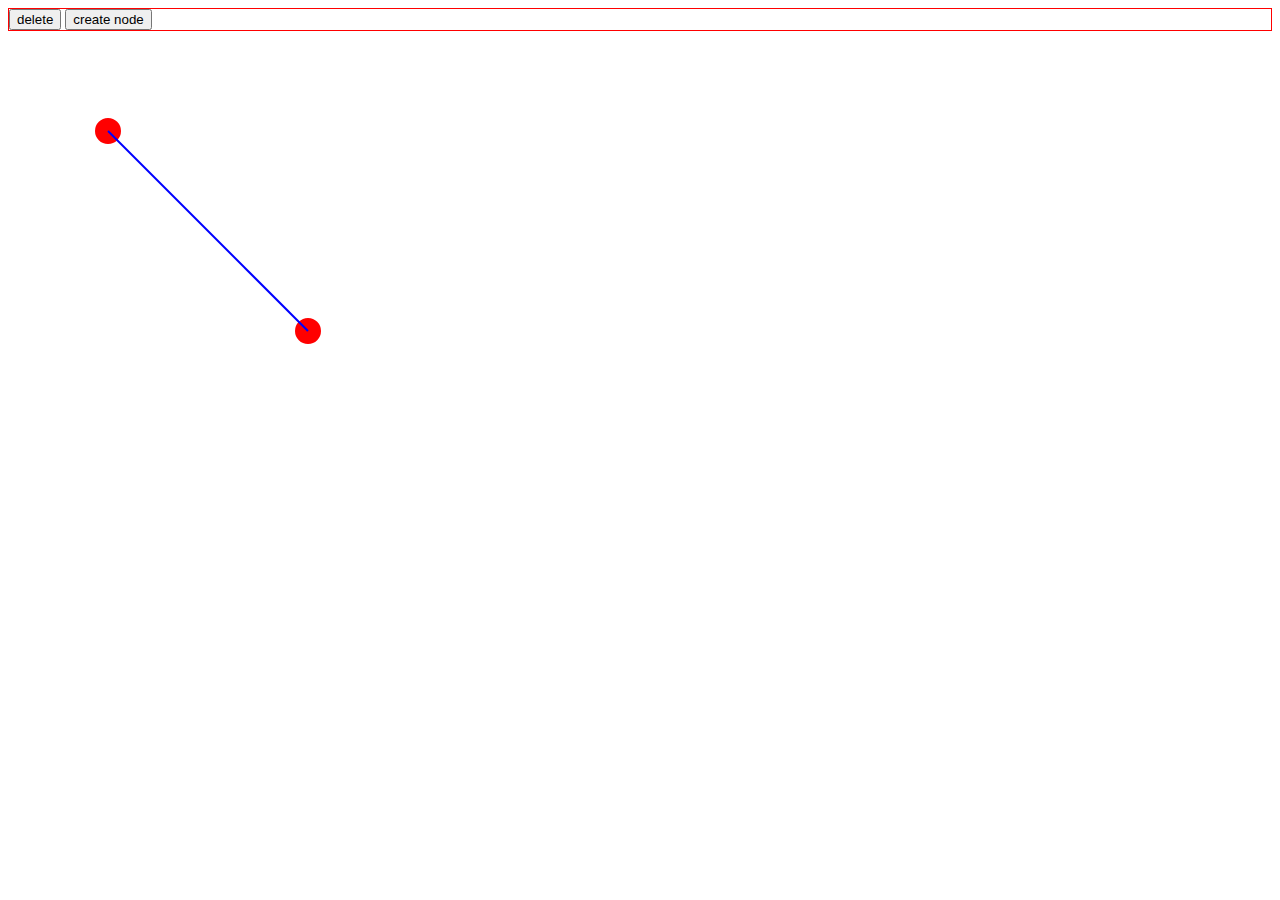
<file: Graphs/index.html>
<!DOCTYPE html>
<!--
To change this license header, choose License Headers in Project Properties.
To change this template file, choose Tools | Templates
and open the template in the editor.
-->
<html>
    <head>
        <title>Graph</title>
        <link rel="stylesheet" href="styles/main.css">
        <meta charset="UTF-8">
        <meta name="viewport" content="width=device-width, initial-scale=1.0">
    </head>
    <body>
        <div class="controls">
            <div>
                <button id="delete">delete</button>
                <button id="create-node">create node</button>
            </div>
        </div>
        
        <svg id="svg" xmlns="http://www.w3.org/2000/svg"></svg>
        
        <script src="scripts/script.js"></script>
    </body>
</html>
</file>
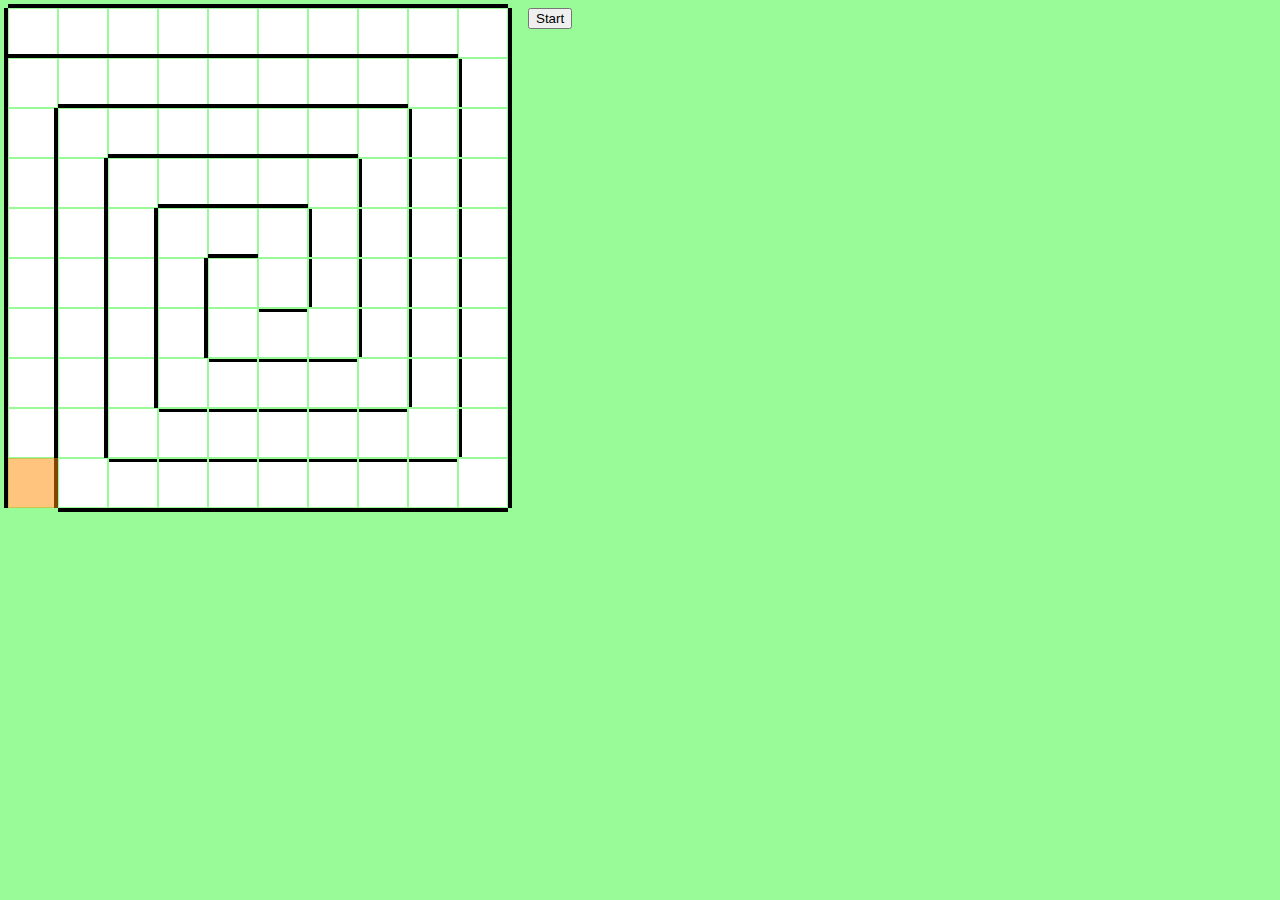
<file: Maze/index.html>
<!DOCTYPE html>
<html lang="en">
<head>
    <meta charset="UTF-8">
    <title>Go through the MAZE</title>
    <link rel="stylesheet" href="styles/main.css">
</head>
<body>
    <div class="field">
        <div class="piece" style="top: 0; left: 0; display: none;"></div>
        <div class="field__cell field__cell--up-left"></div>
        <div class="field__cell field__cell--up"></div>
        <div class="field__cell field__cell--up"></div>
        <div class="field__cell field__cell--up"></div>
        <div class="field__cell field__cell--up"></div>
        <div class="field__cell field__cell--up"></div>
        <div class="field__cell field__cell--up"></div>
        <div class="field__cell field__cell--up"></div>
        <div class="field__cell field__cell--up"></div>
        <div class="field__cell field__cell--up-right"></div>

        <div class="field__cell field__cell--up-left"></div>
        <div class="field__cell field__cell--up"></div>
        <div class="field__cell field__cell--up"></div>
        <div class="field__cell field__cell--up"></div>
        <div class="field__cell field__cell--up"></div>
        <div class="field__cell field__cell--up"></div>
        <div class="field__cell field__cell--up"></div>
        <div class="field__cell field__cell--up"></div>
        <div class="field__cell field__cell--up-right"></div>
        <div class="field__cell field__cell--right"></div>

        <div class="field__cell field__cell--left"></div>
        <div class="field__cell field__cell--up-left"></div>
        <div class="field__cell field__cell--up"></div>
        <div class="field__cell field__cell--up"></div>
        <div class="field__cell field__cell--up"></div>
        <div class="field__cell field__cell--up"></div>
        <div class="field__cell field__cell--up"></div>
        <div class="field__cell field__cell--up-right"></div>
        <div class="field__cell field__cell--right"></div>
        <div class="field__cell field__cell--right"></div>

        <div class="field__cell field__cell--left"></div>
        <div class="field__cell field__cell--left"></div>
        <div class="field__cell field__cell--up-left"></div>
        <div class="field__cell field__cell--up"></div>
        <div class="field__cell field__cell--up"></div>
        <div class="field__cell field__cell--up"></div>
        <div class="field__cell field__cell--up-right"></div>
        <div class="field__cell field__cell--right"></div>
        <div class="field__cell field__cell--right"></div>
        <div class="field__cell field__cell--right"></div>

        <div class="field__cell field__cell--left"></div>
        <div class="field__cell field__cell--left"></div>
        <div class="field__cell field__cell--left"></div>
        <div class="field__cell field__cell--up-left"></div>
        <div class="field__cell field__cell--up"></div>
        <div class="field__cell field__cell--up-right"></div>
        <div class="field__cell field__cell--right"></div>
        <div class="field__cell field__cell--right"></div>
        <div class="field__cell field__cell--right"></div>
        <div class="field__cell field__cell--right"></div>

        <div class="field__cell field__cell--left"></div>
        <div class="field__cell field__cell--left"></div>
        <div class="field__cell field__cell--left"></div>
        <div class="field__cell field__cell--left"></div>
        <div class="field__cell field__cell--up-left"></div>
        <div class="field__cell field__cell--down-right"></div>
        <div class="field__cell field__cell--right"></div>
        <div class="field__cell field__cell--right"></div>
        <div class="field__cell field__cell--right"></div>
        <div class="field__cell field__cell--right"></div>

        <div class="field__cell field__cell--left"></div>
        <div class="field__cell field__cell--left"></div>
        <div class="field__cell field__cell--left"></div>
        <div class="field__cell field__cell--left"></div>
        <div class="field__cell field__cell--down-left"></div>
        <div class="field__cell field__cell--down"></div>
        <div class="field__cell field__cell--down-right"></div>
        <div class="field__cell field__cell--right"></div>
        <div class="field__cell field__cell--right"></div>
        <div class="field__cell field__cell--right"></div>

        <div class="field__cell field__cell--left"></div>
        <div class="field__cell field__cell--left"></div>
        <div class="field__cell field__cell--left"></div>
        <div class="field__cell field__cell--down-left"></div>
        <div class="field__cell field__cell--down"></div>
        <div class="field__cell field__cell--down"></div>
        <div class="field__cell field__cell--down"></div>
        <div class="field__cell field__cell--down-right"></div>
        <div class="field__cell field__cell--right"></div>
        <div class="field__cell field__cell--right"></div>

        <div class="field__cell field__cell--left"></div>
        <div class="field__cell field__cell--left"></div>
        <div class="field__cell field__cell--down-left"></div>
        <div class="field__cell field__cell--down"></div>
        <div class="field__cell field__cell--down"></div>
        <div class="field__cell field__cell--down"></div>
        <div class="field__cell field__cell--down"></div>
        <div class="field__cell field__cell--down"></div>
        <div class="field__cell field__cell--down-right"></div>
        <div class="field__cell field__cell--right"></div>

        <div class="field__cell field__cell--left field__cell--target"></div>
        <div class="field__cell field__cell--down-left"></div>
        <div class="field__cell field__cell--down"></div>
        <div class="field__cell field__cell--down"></div>
        <div class="field__cell field__cell--down"></div>
        <div class="field__cell field__cell--down"></div>
        <div class="field__cell field__cell--down"></div>
        <div class="field__cell field__cell--down"></div>
        <div class="field__cell field__cell--down"></div>
        <div class="field__cell field__cell--down-right"></div>
    </div>

    <div class="controls">
        <div>
            <button class="start">Start</button>
        </div>
        <div class="result"></div>
    </div>

<script src="scripts/script.js"></script>
</body>
</html>
</file>
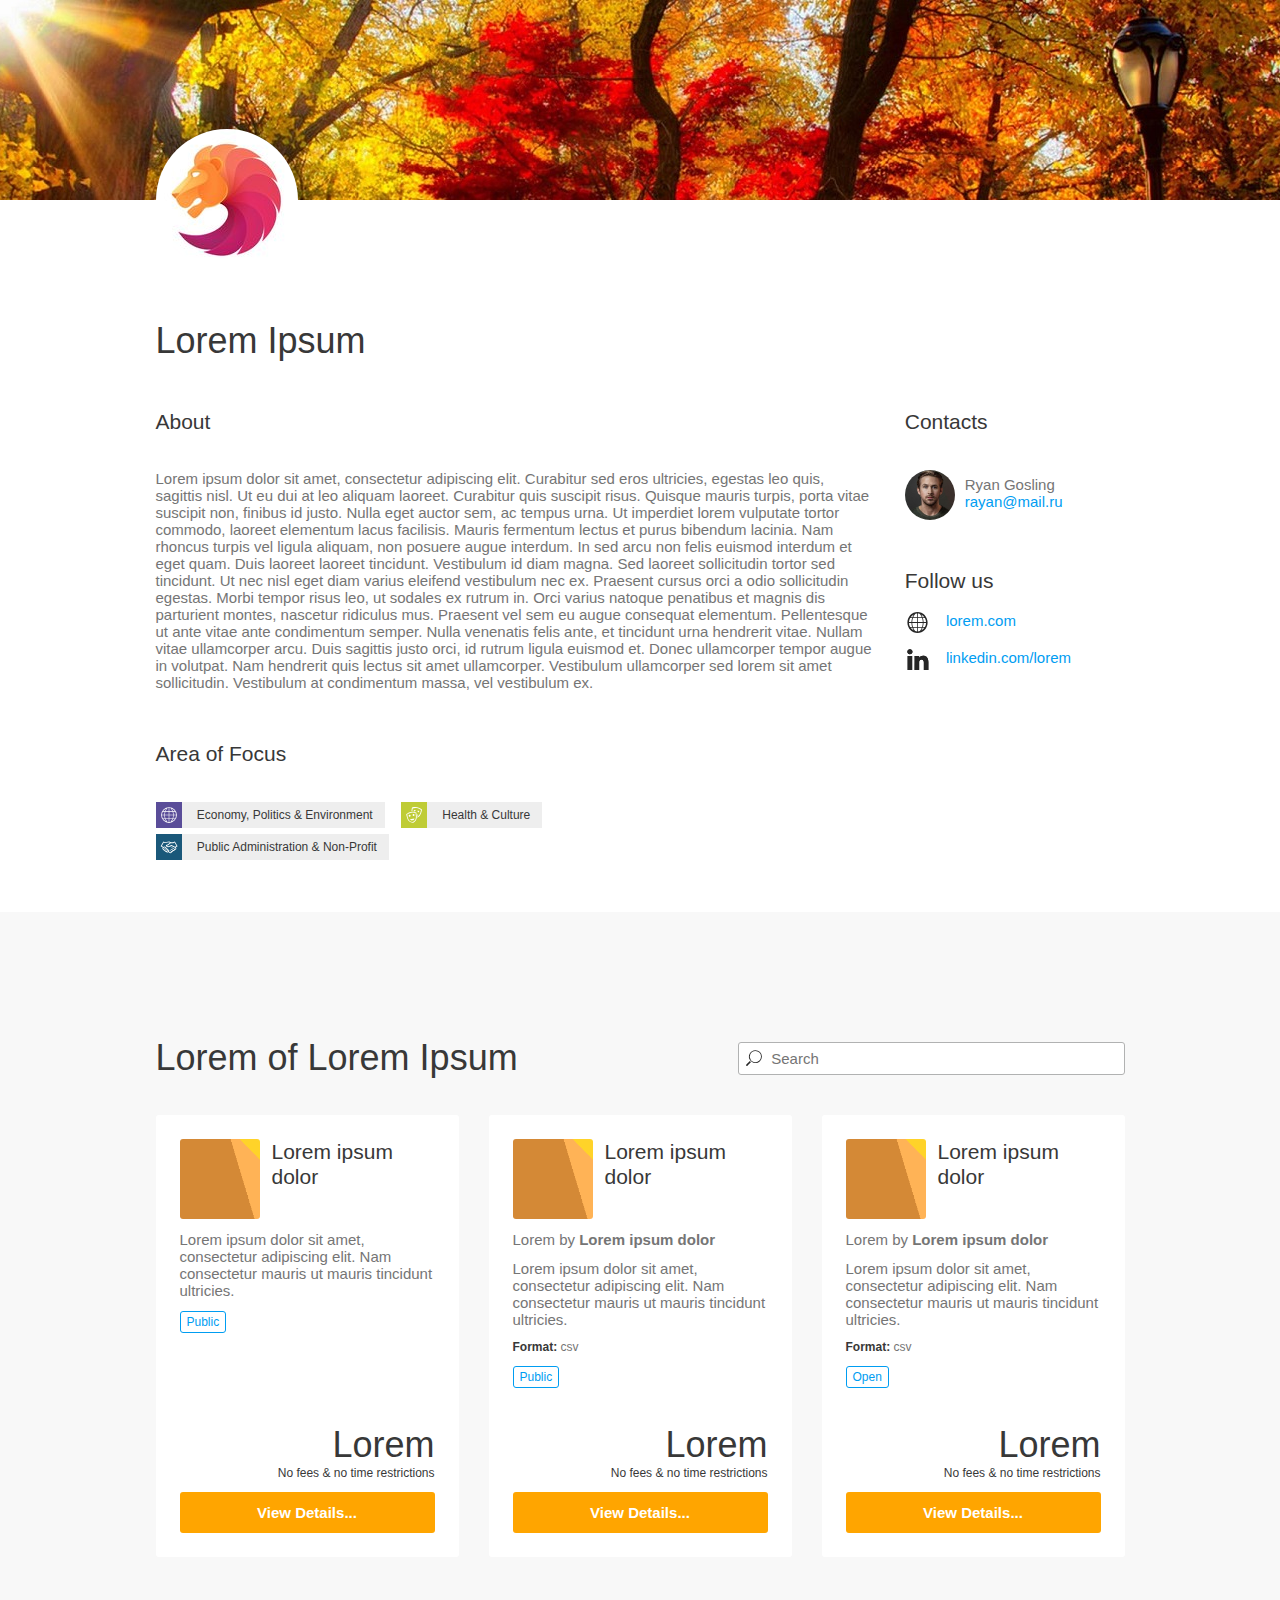
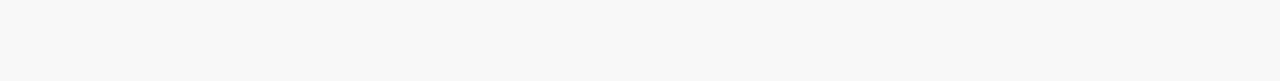
<file: Verstka/index.html>
<!DOCTYPE html>
<html lang="en">
    <head>
        <meta charset="utf-8">
        <title>Task: Page from jpeg</title>

        <!-- Bootstrap CSS -->
        <!--<link rel="stylesheet" href="styles/bootstrap-grid.min.css">-->
        <link rel="stylesheet" href="styles/bootstrap.min.css">
        <link rel="stylesheet" href="styles/main.css" />
    </head>
    <body>
        <header id="header">
            <div class="container">
                <div id="header-inner">
                    <a href="#" title="Home" id="logo">
                        <img src="images/logo.jpg" width="142" height="142" alt="logo"/>
                    </a>
                </div>
            </div>
        </header>

        <div id="main" class="container">
            <h1>Lorem Ipsum</h1>
            
            <div class="row">
                <section class="col-md-9">                    
                    <article>
                        <h2>About</h2>
                        <p>
                            Lorem ipsum dolor sit amet, consectetur adipiscing elit. Curabitur sed eros ultricies, egestas leo quis, sagittis nisl. Ut eu dui at leo aliquam laoreet. Curabitur quis suscipit risus. Quisque mauris turpis, porta vitae suscipit non, finibus id justo. Nulla eget auctor sem, ac tempus urna. Ut imperdiet lorem vulputate tortor commodo, laoreet elementum lacus facilisis. Mauris fermentum lectus et purus bibendum lacinia. Nam rhoncus turpis vel ligula aliquam, non posuere augue interdum. In sed arcu non felis euismod interdum et eget quam. Duis laoreet laoreet tincidunt.
                            Vestibulum id diam magna. Sed laoreet sollicitudin tortor sed tincidunt. Ut nec nisl eget diam varius eleifend vestibulum nec ex. Praesent cursus orci a odio sollicitudin egestas. Morbi tempor risus leo, ut sodales ex rutrum in. Orci varius natoque penatibus et magnis dis parturient montes, nascetur ridiculus mus. Praesent vel sem eu augue consequat elementum. Pellentesque ut ante vitae ante condimentum semper. Nulla venenatis felis ante, et tincidunt urna hendrerit vitae. Nullam vitae ullamcorper arcu. Duis sagittis justo orci, id rutrum ligula euismod et. Donec ullamcorper tempor augue in volutpat. Nam hendrerit quis lectus sit amet ullamcorper. Vestibulum ullamcorper sed lorem sit amet sollicitudin. Vestibulum at condimentum massa, vel vestibulum ex.
                        </p>
                    </article>

                    <div class="area row">
                        <div class="col-md-7">
                            <h2>Area of Focus</h2>
                            <ul>
                                <li>
                                    <a href="#" id="area-eco">
                                        <i>
                                            <img src="images/internet.svg" width="18" height="18" alt="" />
                                        </i>
                                        <span>Economy, Politics & Environment</span>
                                    </a>
                                </li>
                                <li>
                                    <a href="#" id="area-cul">
                                        <i>
                                            <img src="images/culture.svg" width="18" height="18" alt="" />
                                        </i>
                                        <span>Health & Culture</span>
                                    </a>
                                </li>
                                <li>
                                    <a href="#" id="area-administration">
                                        <i>
                                            <img src="images/handshake.svg" width="18" height="18" alt="" />
                                        </i>
                                        <span>Public Administration & Non-Profit</span>
                                    </a>
                                </li>
                            </ul>
                        </div>
                    </div>
                </section>
                <aside class="col-md-3">
                    <h2>Contacts</h2>
                    
                    <ul class="contacts">
                        <li class="clearfix">
                            <span class="contact-image">
                                <img src="images/gosling.jpg" alt="gosling"
                                     width="50" height="50" />
                            </span>
                            <span class="contact-name">Ryan Gosling</span>
                            <span class="contact-email">
                                <a href="mailto:rayan@mail.ru">rayan@mail.ru</a>
                            </span>                           
                        </li>
                    </ul>
                    
                    <div class="follow-us">
                        <h2>Follow us</h2>
                        <ul>
                            <li>
                                <span>
                                    <img src="images/web.svg"
                                         alt="web" width="25" height="25" />
                                </span>
                                <a href="#">lorem.com</a>                          
                            </li>
                            <li>
                                <span>
                                    <img src="images/in.svg"
                                         alt="in" width="25" height="25" />
                                </span>
                                <a href="#">linkedin.com/lorem</a>                          
                            </li>
                        </ul>
                    </div> 
                </aside>
            </div>
        </div>

        <div class="items-block">
            <div class="container">
                <div class="row search-header">
                    <div class="col-md-7 d-none d-md-block">
                        <h2>Lorem of Lorem Ipsum</h2>
                    </div>
                    <div class="col-md-5">
                        <div class="search-wrap">
                            <div class="search-input-wrap">
                                <input type="text" placeholder="Search" />                        
                            </div>
                        </div>    
                    </div>
                </div>

                <div class="row row-eq-height">
                    <div class="col-md-4">
                        <div class="item d-flex flex-column">
                            <div class="item-header clearfix">
                                <div class="item-header-img">
                                    <a href="#">
                                        <img src="images/item-logo.png"
                                             alt="item-logo" width="80" height="80" />
                                    </a>
                                </div>
                                <h3>Lorem ipsum dolor</h3>   
                            </div>                           
                            <div class="item-desc d-none d-md-block">
                                Lorem ipsum dolor sit amet, consectetur adipiscing elit. Nam consectetur mauris ut mauris tincidunt ultricies.
                            </div>
                            <div class="item-links">
                                <a href="#" class="public-link">Public</a>
                            </div>
                            <div class="item-footer-1">
                                Lorem
                            </div> 
                            <div class="item-footer-2 d-none d-md-block">
                                No fees & no time restrictions
                            </div>    
                            <div class="item-view d-none d-md-block">
                                <a href="#" class="view-link">View Details...</a>
                            </div>
                        </div>
                    </div>

                    <div class="col-md-4">
                        <div class="item d-flex flex-column">
                            <div class="item-header clearfix">
                                <div class="item-header-img">
                                    <a href="#">
                                        <img src="images/item-logo.png"
                                             alt="item-logo" width="80" height="80" />
                                    </a>
                                </div>
                                <h3>Lorem ipsum dolor</h3>   
                            </div>
                            <div class="item-by">
                                Lorem by <a href="#">Lorem ipsum dolor</a>
                            </div>
                            <div class="item-desc d-none d-md-block">
                                Lorem ipsum dolor sit amet, consectetur adipiscing elit. Nam consectetur mauris ut mauris tincidunt ultricies.
                            </div>
                            <div class="item-format d-none d-md-block">
                                <strong>Format:</strong> csv
                            </div>  
                            <div class="item-links">
                                <a href="#" class="public-link">Public</a>
                            </div>
                            <div class="item-footer-1">
                                Lorem
                            </div> 
                            <div class="item-footer-2 d-none d-md-block">
                                No fees & no time restrictions
                            </div>    
                            <div class="item-view d-none d-md-block">
                                <a href="#" class="view-link">View Details...</a>
                            </div>

                        </div>
                    </div>

                    <div class="col-md-4">
                        <div class="item d-flex flex-column">
                            <div class="item-header clearfix">
                                <div class="item-header-img">
                                    <a href="#">
                                        <img src="images/item-logo.png"
                                             alt="item-logo" width="80" height="80" />
                                    </a>
                                </div>
                                <h3>Lorem ipsum dolor</h3>   
                            </div>
                            <div class="item-by">
                                Lorem by <a href="#">Lorem ipsum dolor</a>
                            </div>
                            <div class="item-desc d-none d-md-block">
                                Lorem ipsum dolor sit amet, consectetur adipiscing elit. Nam consectetur mauris ut mauris tincidunt ultricies.
                            </div>
                            <div class="item-format d-none d-md-block">
                                <strong>Format:</strong> csv
                            </div>  
                            <div class="item-links">
                                <a href="#" class="public-link">Open</a>
                            </div>
                            <div class="item-footer-1">
                                Lorem
                            </div> 
                            <div class="item-footer-2 d-none d-md-block">
                                No fees & no time restrictions
                            </div>    
                            <div class="item-view d-none d-md-block">
                                <a href="#" class="view-link">View Details...</a>
                            </div>  
                        </div>
                    </div>
                </div>
            </div>
        </div>
    </body>
</html>
</file>
<file: Graphs/styles/main.css>
/*
To change this license header, choose License Headers in Project Properties.
To change this template file, choose Tools | Templates
and open the template in the editor.
*/
/* 
    Created on : Feb 19, 2019, 1:45:46 PM
    Author     : asavitsk
*/

.controls {
    border: 1px solid red;
}
</file>
<file: Maze/styles/main.css>
/*
To change this license header, choose License Headers in Project Properties.
To change this template file, choose Tools | Templates
and open the template in the editor.
*/
/* 
    Created on : Feb 18, 2019, 10:40:07 AM
    Author     : asavitsk
*/

body {
    background-color: palegreen;
    display: flex;
    flex-flow: row nowrap;
}

.controls {
    display: flex;
    flex-direction: column;
    margin-left: 20px;
}

.result {
    display: inline-block;
    color: red;
    text-transform: uppercase;
    vertical-align: middle;
}

.result--success {
    color: green;
}

.start {
    display: inline-block;
    margin-bottom: 20px;
}

.field {
    position: relative;
    display: flex;
    flex-wrap: wrap;
    justify-content: flex-start;
    background-color: white;
    width: 500px;
    height: 500px;
    float: left;
}

.field__cell {
    flex-basis: 50px;
    height: 50px;
    box-shadow: inset 0 0 0 1px palegreen;
}

.field__cell--up {
    box-shadow: 0 -4px 0 0 black, inset 0 0 0 1px palegreen;
}

.field__cell--up-right {
    box-shadow: 0 -4px 0 0 black, 4px 0 0 0 black, inset 0 0 0 1px palegreen;
}

.field__cell--up-left {
    box-shadow: 0 -4px 0 0 black, -4px 0 0 black, inset 0 0 0 1px palegreen;
}

.field__cell--right {
    box-shadow: 4px 0 0 0 black, inset 0 0 0 1px palegreen;
}

.field__cell--down {
    box-shadow: 0 4px 0 0 black, inset 0 0 0 1px palegreen;
}

.field__cell--down-right {
    box-shadow: 0 4px 0 0 black, 4px 0 0 0 black, inset 0 0 0 1px palegreen;
}

.field__cell--down-left {
    box-shadow: 0 4px 0 0 black, -4px 0 0 black, inset 0 0 0 1px palegreen;
}

.field__cell--left {
    box-shadow: -4px 0 0 black, inset 0 0 0 1px palegreen;
}

.field__cell--target:after {
    content: "";
    display: block;
    height: 100%;
    width: 100%;
    background-color: darkorange;
    opacity: 0.5;
}

.piece {
    position: absolute;
    z-index: 1;
    width: 50px;
    height: 50px;
}

.piece:before, .piece:after {
    content: "";
    display: block;
    position: absolute;
    top: 50%;
    left: 50%;
    margin-left: -15px;
}

.piece:after {
    background-color: darkorange;
    border-radius: 7px;
    z-index: 1;
    width: 30px;
    height: 30px;
    box-shadow: 0 0 0 3px darkorange;
    margin-top: -15px;
}

.piece:before {
    background-color: transparent;
    z-index: 2;
    border: solid 15px transparent;
    width: 0;
    height: 0;
    border-bottom: solid 15px white;
    margin-top: -25px;
}
</file>
<file: Verstka/styles/main.css>
body {
    font: 15px Arial, Helvetica, sans-serif;
    color: #757575;
}

h1, h2, h3, h4, h5, h6 {
    color: #383838;
}
h1 {
    font-size: 21px;
    margin-bottom: 1.3em;
}
h2 {
    font-size: 18px;
    margin-bottom: 1.7em;
}
h3 {
    font-size: 15px;
}
h4, h5, h6 {
    font-size: 12px;
}
a, a:hover {
    color: #009DF2;
    text-decoration: none;
}


#header {
    background: url("../images/bg-xs.jpg") 50% 0 no-repeat;  
    margin-bottom: 60px; 
}
#header-inner {
    position: relative;
    height: 100px; 
}
#logo img {
    border-radius: 50%;
    position: absolute;
    left: 0;
    bottom: -45px;
    width: 90px !important;
    height: 90px !important;
}


#main {
    margin-bottom: 30px;
}

article {
    margin-bottom: 50px;
}

.container {
    max-width: 999px;
}

ul.contacts {
    padding: 0;
    margin-bottom: 48px;
}

ul.contacts li {
    list-style: none;
}

.contact-image {
    float: left;
    width: 50px;
}

.contact-image img {
    border-radius: 50%;
}

.contact-name {
    margin-left: 60px;
    display: block;
    padding-top: 6px;
}

.contact-email {
    margin-left: 60px;
    display: block;
}

.area ul {
    list-style: none;
    padding: 0;
}

.area li {
    margin-bottom: 0.5em;
    display: inline-block;
    margin-right: 12px;
    font-size: 12px;
}

.area li a {
    background-color: #eee;   
    color: #383838;
    text-decoration: none;
    display: inline-block;
}

.area li i {
    background-color: #eee;
    padding: 4px;
    display: inline-block;
    vertical-align: middle;
}

#area-eco i {
    background-color: #5A4D99;
}

#area-cul i {
    background-color: #BFCC36;
}

#area-administration i {
    background-color: #1A587A;
}

.area li span {
    padding: 6px 12px;
    vertical-align: middle;
}


.follow-us h2 {
    margin-bottom: 0.8em;
}
.follow-us ul {
    padding: 0;
    list-style: none;
}
.follow-us ul li {
    margin-bottom: 12px;
}
.follow-us img {
    margin-right: 12px;
}
/* /aside */

/* items-block */
.items-block {
    background-color: #F8F8F8;
    padding: 0;
}

.items-block h2 {
    font-size: 36px;
    margin-bottom: 1em;
}

.search-header {
    margin-bottom: 12px;
}

.search-wrap {
    border-top: 2px solid #ECECEC;
    border-bottom: 1px solid #ECECEC;
    padding: 16px 15px;
    background: #fff;
    margin: 0 -15px;
}

.search-input-wrap {
    background-color: #fff;
    padding: 6px 12px 6px 30px;
    border-radius: 3px;
    border: 1px solid #B1B2B2;
    position: relative;
    margin: 0;
}

.search-input-wrap:before {
    content: '';
    display: block;
    width: 18px;
    height: 18px;
    background: url("../images/search.svg") 0 50% no-repeat;
    background-size: contain;
    position: absolute;
    left: 6px;
    top: 6px;
}

.search-wrap input {
    width: 100%;
    border: none;
}

.item {
    background: #fff;
    border-radius: 3px;
    padding: 24px;
    margin-bottom: 12px;
}

.item h3 {
    font-size: 21px;
}

.item-header {
    margin-bottom: 12px;
}

.item-header-img {
    float: left;
}

.item-header-img img {
    border-radius: 3px;
}

.item-header h3 {
    margin-left: 92px;
}

.item-by {
    margin-bottom: 12px;
}

.item-by a {
    font-weight: bold;
    color: #757575;
}

.item-desc {
    margin-bottom: 12px;
}

.item-format {
    font-size: 12px;
    margin-bottom: 12px;
}

.item-format strong {
    color: #383838;
}

.item-links {
    margin-bottom: 24px;
}

.public-link {
    display: inline-block;
    border: 1px solid #009DF2;
    padding: 3px 6px;
    border-radius: 3px;
    font-size: 12px;
}

.item-footer-1 {
    font-size: 21px;
    text-align: right;
    color: #383838;   
    margin-top: -50px;
}

.item-footer-2 {
    font-size: 12px;
    margin-bottom: 12px;
    text-align: right;
    color: #383838;   
}

a.view-link {
    background: #FFA500;
    color: #fff;
    display: block;
    padding: 12px 36px;
    text-align: center;
    font-weight: bold;
    border-radius: 3px;
}
/* / items-block */

@media (min-width: 576px) { 
    #header {
        background: url("../images/bg-sm.jpg") 50% 50% no-repeat;
    }
}

@media (min-width: 768px) { 

    h1 {
        font-size: 36px;
    }
    h2 {
        font-size: 21px;
    }
    h3 {
        font-size: 18px;
    }
    h4 {
        font-size: 15px;
    }
    h5, h6 {
        font-size: 12px;
    }
    
    #header {
        background: url("../images/bg.jpg") 50% 50% no-repeat;  
        margin-bottom: 119px; /* 48 + logo-heigh/2 = 71 */
    }
    
    #header-inner {
        height: 200px; 
    }
    
    #logo img {
        width: 142px !important;
        height: 142px !important;
        bottom: -71px;
    }
    
    .items-block {
        padding: 124px 0;
    }
    
    .search-header {
        margin-bottom: 0;
    }
    
    .search-wrap {
        border: none;
        padding: 0;
        background: transparent;
        margin: 0;
    }
    
    .search-input-wrap {
        margin: 6px 0 12px;
    }
    
    .item {
        height: 100% !important;
    }
    
    .item-footer-1 {
        font-size: 36px;
        margin-top: auto !important;
    }
}
</file>
